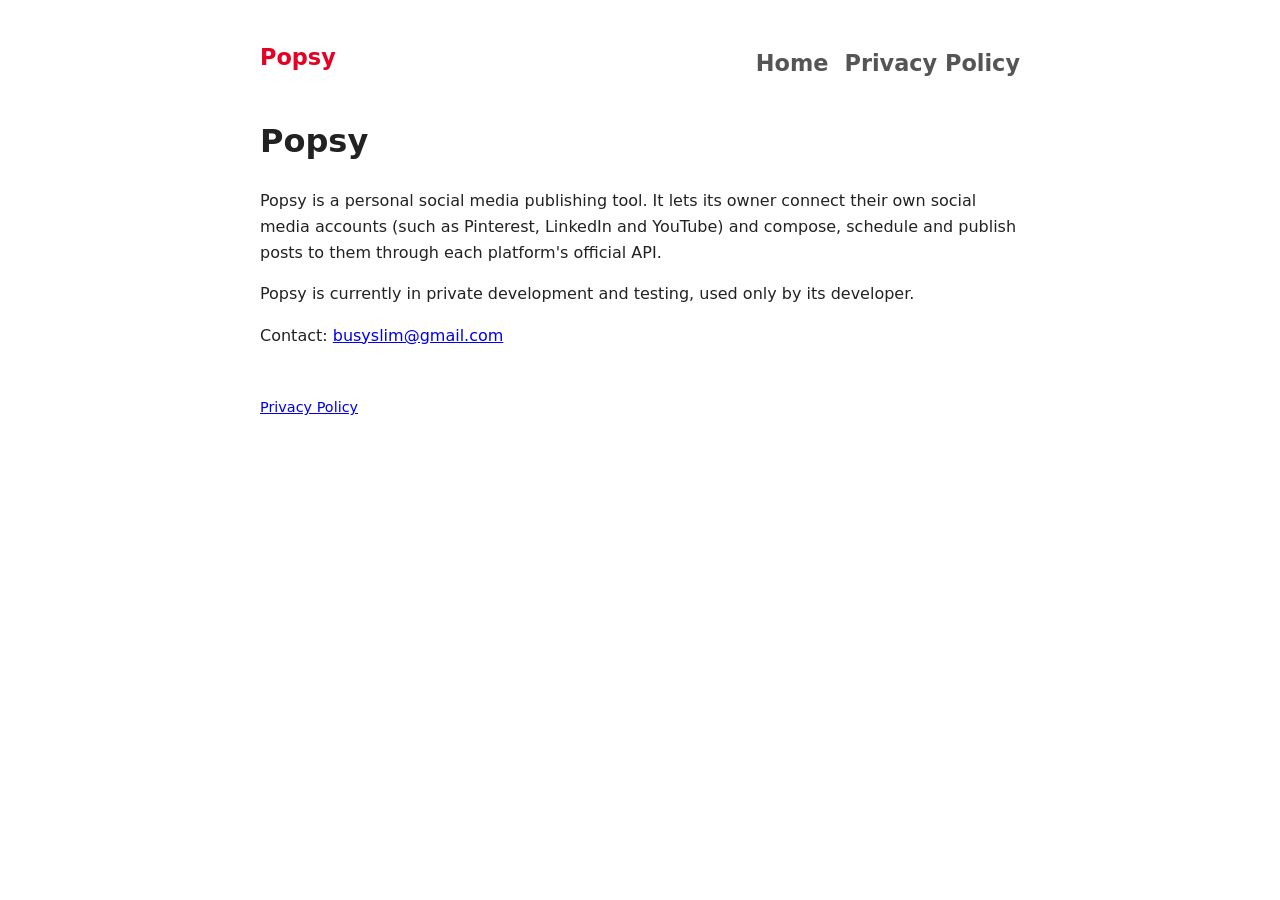
<file: index.html>
<!doctype html>
<html lang="en"><head><meta charset="utf-8"><meta name="viewport" content="width=device-width,initial-scale=1">
<title>Popsy</title><meta name="robots" content="noindex"><link rel="stylesheet" href="style.css"></head>
<body>
<header><a href="./">Popsy</a><nav><a href="./">Home</a><a href="privacy.html">Privacy Policy</a></nav></header>
<h1>Popsy</h1>
<p>Popsy is a personal social media publishing tool. It lets its owner connect their own social media accounts
(such as Pinterest, LinkedIn and YouTube) and compose, schedule and publish posts to them through each platform's official API.</p>
<p>Popsy is currently in private development and testing, used only by its developer.</p>
<p>Contact: <a href="mailto:busyslim@gmail.com">busyslim@gmail.com</a></p>
<footer><a href="privacy.html">Privacy Policy</a></footer>
</body></html>
</file>
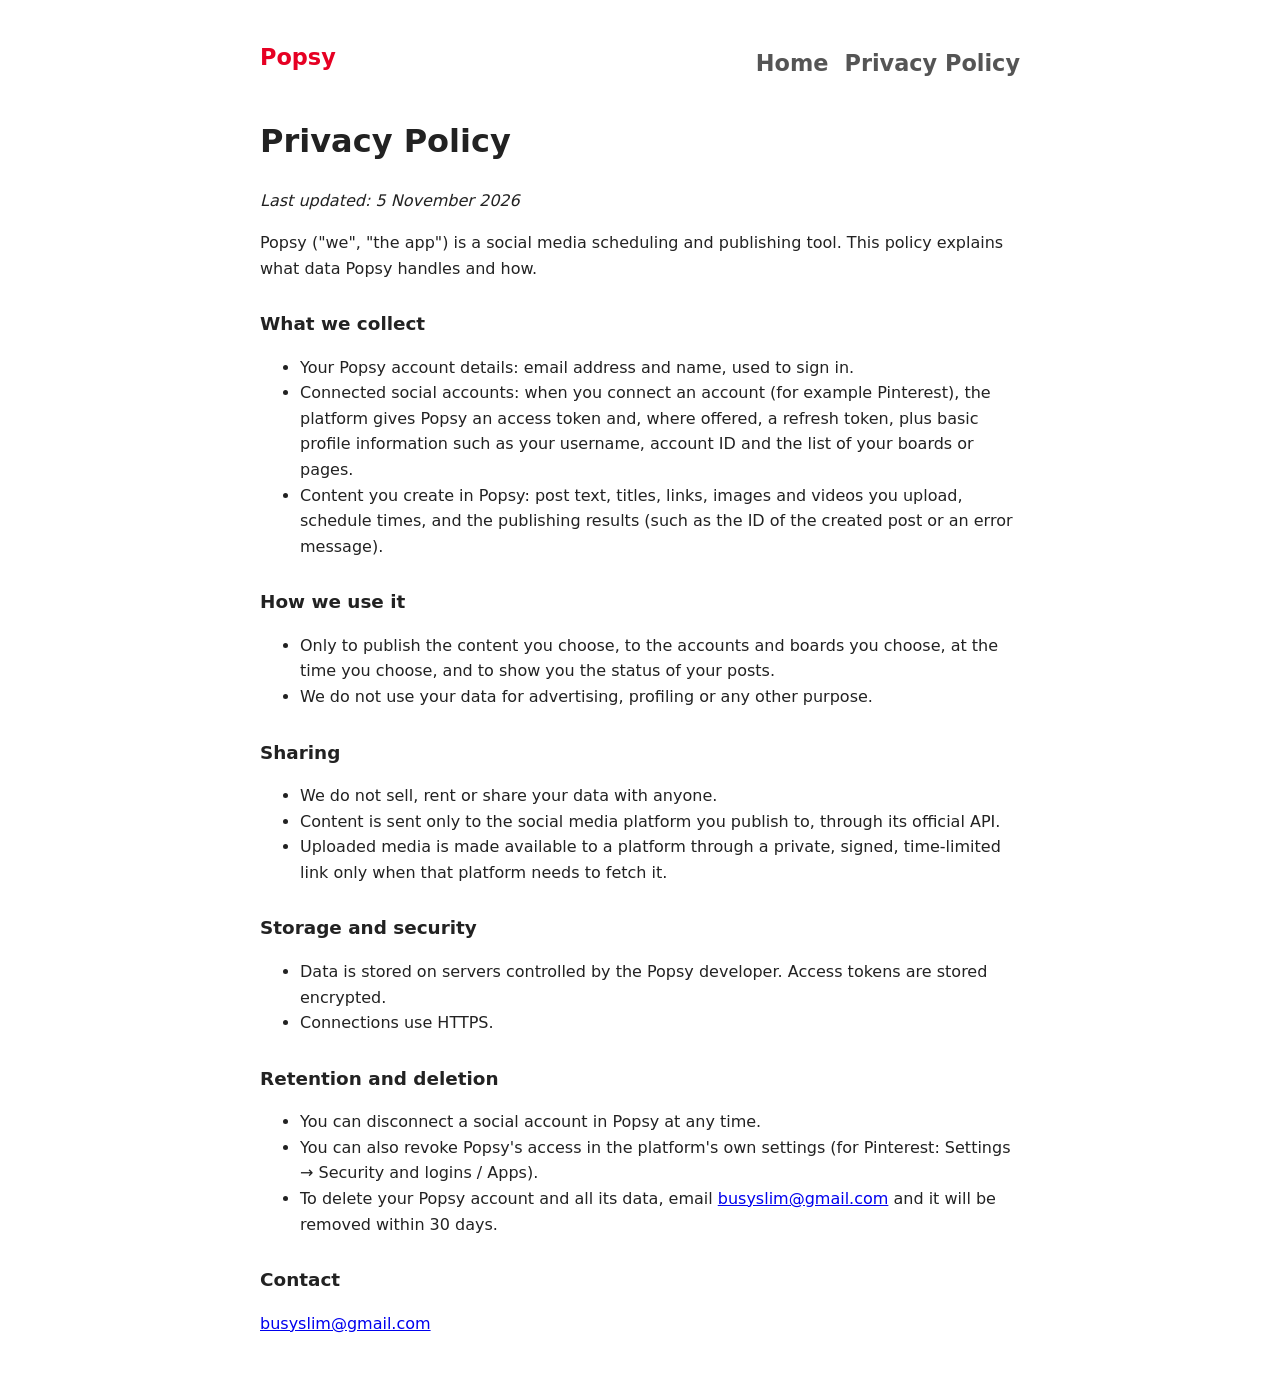
<file: privacy.html>
<!doctype html>
<html lang="en"><head><meta charset="utf-8"><meta name="viewport" content="width=device-width,initial-scale=1">
<title>Popsy – Privacy Policy</title><meta name="robots" content="noindex"><link rel="stylesheet" href="style.css"></head>
<body>
<header><a href="./">Popsy</a><nav><a href="./">Home</a><a href="privacy.html">Privacy Policy</a></nav></header>
<h1>Privacy Policy</h1>
<p><em>Last updated: 5 November 2026</em></p>
<p>Popsy ("we", "the app") is a social media scheduling and publishing tool. This policy explains what data Popsy handles and how.</p>
<h2>What we collect</h2>
<ul>
<li>Your Popsy account details: email address and name, used to sign in.</li>
<li>Connected social accounts: when you connect an account (for example Pinterest), the platform gives Popsy an access token and, where offered, a refresh token, plus basic profile information such as your username, account ID and the list of your boards or pages.</li>
<li>Content you create in Popsy: post text, titles, links, images and videos you upload, schedule times, and the publishing results (such as the ID of the created post or an error message).</li>
</ul>
<h2>How we use it</h2>
<ul>
<li>Only to publish the content you choose, to the accounts and boards you choose, at the time you choose, and to show you the status of your posts.</li>
<li>We do not use your data for advertising, profiling or any other purpose.</li>
</ul>
<h2>Sharing</h2>
<ul>
<li>We do not sell, rent or share your data with anyone.</li>
<li>Content is sent only to the social media platform you publish to, through its official API.</li>
<li>Uploaded media is made available to a platform through a private, signed, time-limited link only when that platform needs to fetch it.</li>
</ul>
<h2>Storage and security</h2>
<ul>
<li>Data is stored on servers controlled by the Popsy developer. Access tokens are stored encrypted.</li>
<li>Connections use HTTPS.</li>
</ul>
<h2>Retention and deletion</h2>
<ul>
<li>You can disconnect a social account in Popsy at any time.</li>
<li>You can also revoke Popsy's access in the platform's own settings (for Pinterest: Settings → Security and logins / Apps).</li>
<li>To delete your Popsy account and all its data, email <a href="mailto:busyslim@gmail.com">busyslim@gmail.com</a> and it will be removed within 30 days.</li>
</ul>
<h2>Contact</h2>
<p><a href="mailto:busyslim@gmail.com">busyslim@gmail.com</a></p>
</body></html>
</file>
<file: style.css>
body{font-family:system-ui,-apple-system,Segoe UI,Roboto,sans-serif;max-width:760px;margin:40px auto;padding:0 20px;line-height:1.6;color:#222}
header a{font-weight:700;font-size:1.4em;color:#e60023;text-decoration:none}
nav{float:right;margin-top:6px}nav a{margin-left:16px;color:#555}
h1{margin-top:40px}h2{margin-top:28px;font-size:1.15em}footer{margin-top:48px;color:#777;font-size:.9em}
</file>
